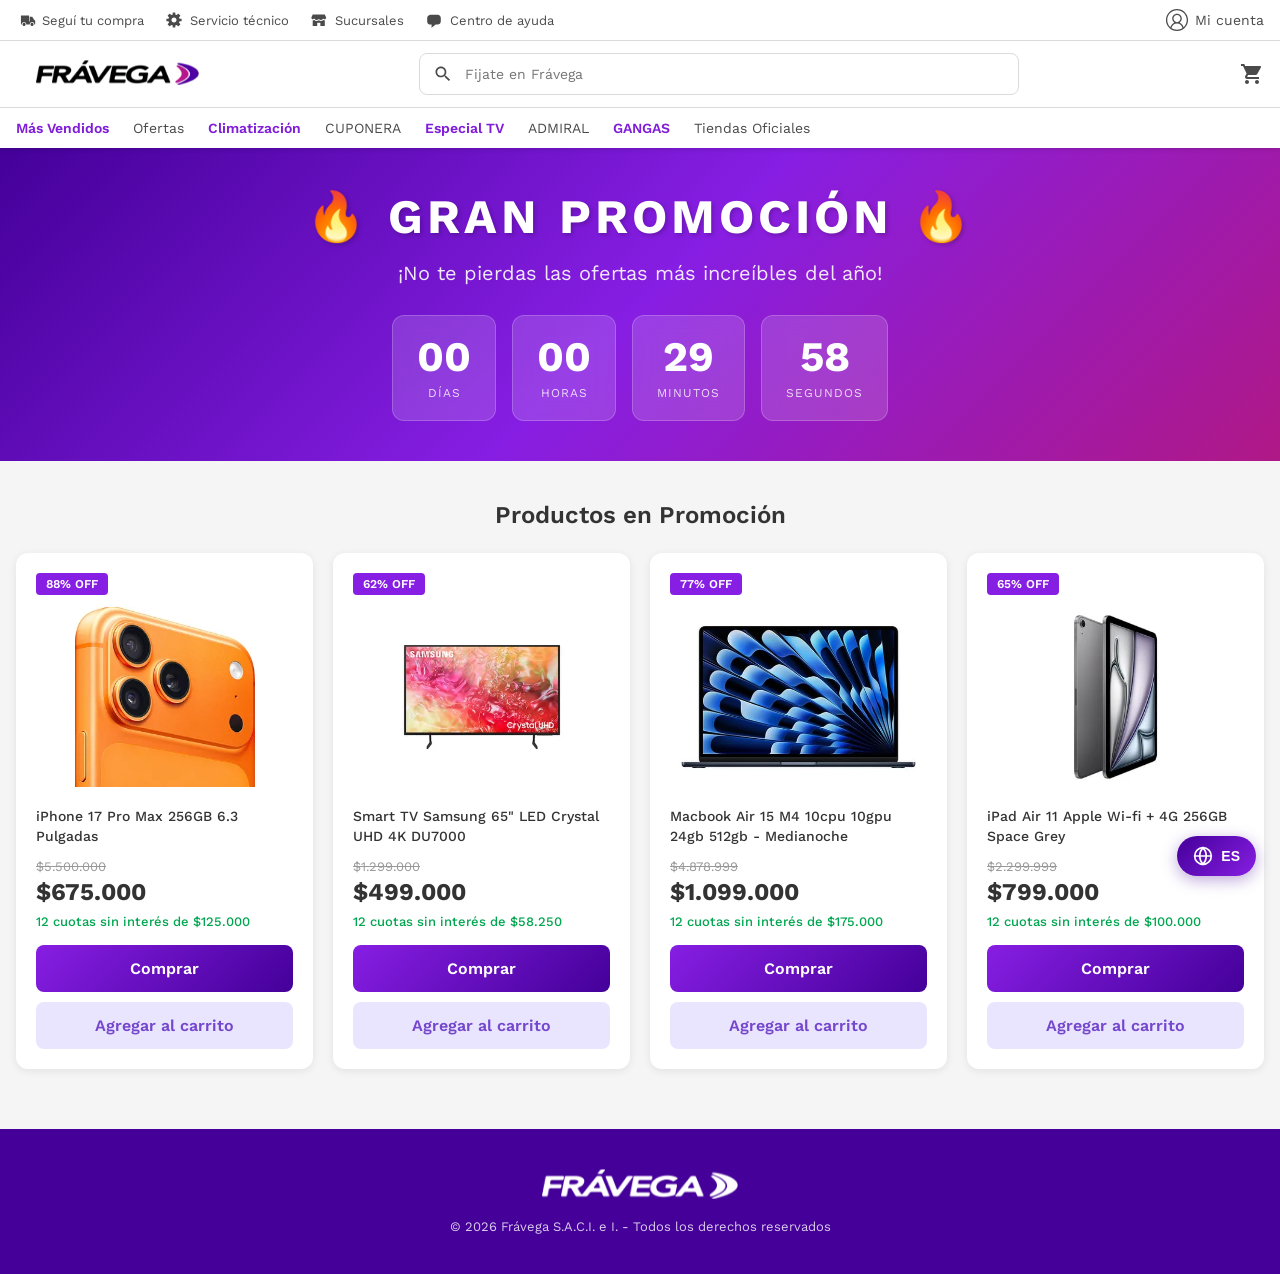
<file: index.html>
﻿<!DOCTYPE html>
<html lang="es">

<head>
  <meta charset="utf-8" />
  <meta name="viewport" content="width=device-width, initial-scale=1.0, maximum-scale=1.0, user-scalable=0" />
  <meta name="description" content="Frávega - Las mejores ofertas en tecnología y electrodomésticos" />
  <title>Frávega - Gran Promoción</title>
  <meta name="theme-color" content="#440099" />
  <link rel="icon" href="assets/images/icon.png" />
  <link rel="stylesheet"
    href="https://fonts.googleapis.com/css2?family=Work+Sans:wght@300;400;500;600;700&display=swap" />
  <style>
    * {
      margin: 0;
      padding: 0;
      box-sizing: border-box;
    }

    body {
      font-family: 'Work Sans', sans-serif;
      background-color: #f5f5f5;
    }

    a {
      text-decoration: none;
      color: inherit;
    }

    /* Header Styles */
    .header {
      background-color: #fff;
      box-shadow: 0 2px 4px rgba(0, 0, 0, 0.1);
      position: sticky;
      top: 0;
      z-index: 1000;
    }

    .top-bar {
      background-color: #fff;
      border-bottom: 1px solid #dadada;
      padding: 8px 16px;
      display: none;
    }

    @media (min-width: 768px) {
      .top-bar {
        display: block;
      }
    }

    .top-bar-content {
      max-width: 1280px;
      margin: 0 auto;
      display: flex;
      justify-content: space-between;
      align-items: center;
    }

    .top-links {
      display: flex;
      gap: 20px;
      list-style: none;
    }

    .top-links li a {
      display: flex;
      align-items: center;
      gap: 6px;
      font-size: 13px;
      color: #4a4a4a;
    }

    .top-links li a svg {
      width: 20px;
      height: 20px;
      fill: currentColor;
    }

    .main-header {
      padding: 12px 16px;
      display: flex;
      align-items: center;
      justify-content: space-between;
      max-width: 1280px;
      margin: 0 auto;
      gap: 16px;
    }

    .logo {
      height: 25px;
      margin-left: 20px;
    }

    .search-bar {
      flex: 1;
      max-width: 600px;
      position: relative;
    }

    .search-bar input {
      width: 100%;
      padding: 12px 16px 12px 45px;
      border: 1px solid #dadada;
      border-radius: 8px;
      font-size: 14px;
      font-family: 'Work Sans', sans-serif;
    }

    .search-bar input:focus {
      outline: none;
      border-color: #440099;
    }

    .search-bar svg {
      position: absolute;
      left: 14px;
      top: 50%;
      transform: translateY(-50%);
      width: 20px;
      height: 20px;
      fill: #4a4a4a;
    }

    .header-actions {
      display: flex;
      align-items: center;
      gap: 20px;
    }

    .header-actions a {
      display: flex;
      align-items: center;
      gap: 6px;
      font-size: 14px;
      color: #4a4a4a;
    }

    .header-actions svg {
      width: 24px;
      height: 24px;
      fill: currentColor;
    }

    .cart-icon {
      position: relative;
    }

    .cart-count {
      position: absolute;
      top: -8px;
      right: -8px;
      background: #871EE3;
      color: white;
      font-size: 11px;
      font-weight: 600;
      width: 18px;
      height: 18px;
      border-radius: 50%;
      display: none;
      align-items: center;
      justify-content: center;
    }

    /* Navigation */
    .nav-bar {
      border-top: 1px solid #dadada;
      padding: 0 16px;
      overflow-x: auto;
      white-space: nowrap;
      scrollbar-width: none;
    }

    .nav-bar::-webkit-scrollbar {
      display: none;
    }

    .nav-content {
      max-width: 1280px;
      margin: 0 auto;
      display: flex;
      gap: 24px;
    }

    .nav-item {
      padding: 12px 0;
      font-size: 14px;
      color: #4a4a4a;
      font-weight: 400;
      transition: color 0.2s;
    }

    .nav-item:hover {
      color: #440099;
    }

    .nav-item.highlight {
      color: #801dd9;
      font-weight: 600;
    }

    /* Banner Section */
    .banner-section {
      background: linear-gradient(135deg, #440099 0%, #871EE3 50%, #B01886 100%);
      padding: 40px 20px;
      text-align: center;
      color: white;
      margin-bottom: 40px;
    }

    .banner-content {
      max-width: 1000px;
      margin: 0 auto;
    }

    .banner-title {
      font-size: 48px;
      font-weight: 700;
      text-transform: uppercase;
      letter-spacing: 4px;
      margin-bottom: 16px;
      text-shadow: 2px 2px 4px rgba(0, 0, 0, 0.2);
    }

    @media (max-width: 768px) {
      .banner-title {
        font-size: 32px;
      }
    }

    .banner-subtitle {
      font-size: 20px;
      font-weight: 400;
      margin-bottom: 30px;
      opacity: 0.9;
    }

    .timer-container {
      display: flex;
      justify-content: center;
      gap: 16px;
      flex-wrap: wrap;
    }

    .timer-box {
      background: rgba(255, 255, 255, 0.15);
      backdrop-filter: blur(10px);
      border-radius: 12px;
      padding: 20px 24px;
      min-width: 90px;
      border: 1px solid rgba(255, 255, 255, 0.2);
    }

    .timer-value {
      font-size: 42px;
      font-weight: 700;
      line-height: 1;
    }

    .timer-label {
      font-size: 12px;
      text-transform: uppercase;
      letter-spacing: 1px;
      margin-top: 8px;
      opacity: 0.8;
    }

    /* Products Section */
    .products-section {
      max-width: 1280px;
      margin: 0 auto;
      padding: 0 16px 60px;
    }

    .section-title {
      font-size: 24px;
      font-weight: 600;
      color: #333;
      margin-bottom: 24px;
      text-align: center;
    }

    .products-grid {
      display: grid;
      grid-template-columns: repeat(4, 1fr);
      gap: 20px;
    }

    @media (max-width: 1024px) {
      .products-grid {
        grid-template-columns: repeat(2, 1fr);
      }
    }

    @media (max-width: 600px) {
      .products-grid {
        grid-template-columns: 1fr;
      }
    }

    .product-card {
      background: white;
      border-radius: 12px;
      padding: 20px;
      box-shadow: 0 2px 8px rgba(0, 0, 0, 0.08);
      transition: transform 0.2s, box-shadow 0.2s;
      display: flex;
      flex-direction: column;
    }

    .product-card:hover {
      transform: translateY(-4px);
      box-shadow: 0 8px 24px rgba(0, 0, 0, 0.12);
    }

    .product-badge {
      background: #871EE3;
      color: white;
      font-size: 12px;
      font-weight: 600;
      padding: 4px 10px;
      border-radius: 4px;
      display: inline-block;
      margin-bottom: 12px;
      align-self: flex-start;
    }

    .product-image {
      width: 100%;
      height: 180px;
      object-fit: contain;
      margin-bottom: 16px;
    }

    .product-name {
      font-size: 14px;
      font-weight: 500;
      color: #333;
      margin-bottom: 12px;
      line-height: 1.4;
      min-height: 40px;
    }

    .product-price-old {
      font-size: 13px;
      color: #999;
      text-decoration: line-through;
      margin-bottom: 4px;
    }

    .product-price {
      font-size: 24px;
      font-weight: 700;
      color: #333;
      margin-bottom: 8px;
    }

    .product-installments {
      font-size: 13px;
      color: #00a650;
      font-weight: 500;
      margin-bottom: 16px;
    }

    .product-buttons {
      display: flex;
      flex-direction: column;
      gap: 10px;
      margin-top: auto;
    }

    .btn-buy {
      background: linear-gradient(135deg, #871EE3 0%, #440099 100%);
      color: white;
      border: none;
      padding: 14px 20px;
      border-radius: 8px;
      font-size: 16px;
      font-weight: 600;
      cursor: pointer;
      transition: opacity 0.2s;
      font-family: 'Work Sans', sans-serif;
      width: 100%;
    }

    .btn-buy:hover {
      opacity: 0.9;
    }

    .btn-cart {
      background: #EAE5FF;
      color: #7447CC;
      border: none;
      padding: 14px 20px;
      border-radius: 8px;
      font-size: 16px;
      font-weight: 600;
      cursor: pointer;
      transition: background 0.2s;
      font-family: 'Work Sans', sans-serif;
      width: 100%;
    }

    .btn-cart:hover {
      background: #DDD5FF;
    }

    /* Footer */
    .footer {
      background: #440099;
      color: white;
      padding: 40px 20px;
      text-align: center;
    }

    .footer-logo {
      height: 30px;
      filter: brightness(0) invert(1);
      margin-bottom: 16px;
    }

    .footer-text {
      font-size: 13px;
      opacity: 0.8;
    }
  </style>
</head>

<body>
  <header class="header">
    <!-- Top Bar -->
    <div class="top-bar">
      <div class="top-bar-content">
        <ul class="top-links">
          <li>
            <a href="#">
              <svg viewBox="0 0 25 25">
                <path
                  d="M10.1 16.039c1.071 0 1.94.886 1.94 1.98 0 1.094-.869 1.981-1.94 1.981-1.073 0-1.942-.887-1.942-1.98 0-1.095.869-1.981 1.941-1.981zm9.964 0c1.072 0 1.941.886 1.941 1.98 0 1.094-.869 1.981-1.941 1.981s-1.941-.887-1.941-1.98c0-1.095.869-1.981 1.941-1.981zM15.956 7c.21 0 .383.165.383.367v6.712c0 .203.172.367.382.367.212 0 .383-.163.383-.367V8.837c0-.203.173-.368.383-.368h2.682c.14 0 .268.072.336.19l1.888 3.26 1.495 1.433c.071.067.111.16.112.259v4.04c0 .203-.172.368-.383.368h-.672c0-.374-.076-.728-.2-1.057-.27-.93-1.07-1.643-2.068-1.829-.205-.046-.416-.076-.636-.076-1.603 0-2.903 1.326-2.903 2.962h-4.226c0-1.636-1.3-2.962-2.904-2.962-1.603 0-2.903 1.326-2.903 2.962h-.547c-.207.005-.378-.16-.383-.368V7.367c0-.202.172-.367.383-.367z" />
              </svg>
              <span data-i18n="header.trackOrder">Seguí tu compra</span>
            </a>
          </li>
          <li>
            <a href="#">
              <svg viewBox="0 0 25 25">
                <path
                  d="M12.5 15.667c-1.746 0-3.167-1.421-3.167-3.167 0-1.746 1.42-3.167 3.167-3.167 1.746 0 3.167 1.421 3.167 3.167 0 1.746-1.42 3.167-3.167 3.167m9.104-4.75h-2.26c-.158-.626-.36-1.32-.616-1.847l1.609-1.608c.155-.155.155-.405 0-.56l-2.24-2.238c-.154-.156-.404-.156-.56 0L15.93 6.272c-.528-.257-1.221-.458-1.846-.615V3.396c0-.219-.177-.396-.396-.396h-2.374c-.219 0-.396.177-.396.396v2.26c-.626.158-1.32.36-1.846.616l-1.61-1.608c-.154-.156-.405-.156-.559 0l-2.24 2.238c-.154.154-.154.405 0 .56l1.61 1.61c-.255.524-.458 1.218-.616 1.845h-2.26c-.219 0-.396.177-.396.396v2.374c0 .219.177.396.396.396h2.26c.158.627.361 1.32.616 1.847l-1.61 1.609c-.155.154-.155.404 0 .559l2.24 2.239c.149.149.412.149.56 0l1.61-1.609c.523.256 1.218.457 1.845.617v2.26c0 .218.177.395.396.395h2.374c.219 0 .396-.177.396-.396v-2.26c.626-.16 1.32-.36 1.846-.616l1.61 1.609c.154.155.404.155.559 0l2.239-2.24c.155-.154.155-.404 0-.558l-1.609-1.61c.256-.525.458-1.22.616-1.846h2.26c.219 0 .396-.177.396-.396v-2.374c0-.219-.177-.396-.396-.396" />
              </svg>
              <span data-i18n="header.techService">Servicio técnico</span>
            </a>
          </li>
          <li>
            <a href="#">
              <svg viewBox="0 0 25 25">
                <path
                  d="M6.594 12.33l.049.058c.695.804 1.684 1.314 2.716 1.399 1.012.083 2-.23 2.778-.888l.055-.046.054.046c.784.662 1.77.973 2.784.887 1.027-.085 2.014-.594 2.708-1.395l.05-.059.063.044c.555.385 1.172.578 1.802.547l.088.643-.001 6.864-.014-.63-.001.128h-5.516l.001-3.585c0-.262-.225-.475-.504-.475l-3.053.01c-.228.043-.399.239-.399.465v3.585H5.36c-.29 0-.565-.027-.717.479v-6.845l.088-.642.108.002c.583 0 1.165-.189 1.691-.549l.064-.042zM19.41 5.76c.172 0 .327.097.403.252l1.516 3.046.046.143.007.276c0 .335-.062.656-.169.956-.2.478-.533.93-.975 1.113-.73.302-1.546.103-2.184-.534l-.01-.01c-.11-.106-.254-.156-.398-.134-.155.018-.29.102-.371.233-.53.847-1.381 1.376-2.336 1.453-.908.072-1.769-.284-2.372-.972-.19-.218-.561-.22-.753 0-.552.631-1.32.982-2.135.982-.076 0-.154-.003-.231-.01-.958-.076-1.811-.606-2.342-1.453-.081-.131-.216-.216-.37-.234-.15-.019-.3.035-.406.142l-.083.08c-.634.586-1.433.75-2.138.439-.467-.205-.804-.712-.99-1.222-.067-.225-.108-.463-.118-.71L3 9.265l.004-.05c.007-.037.014-.062.02-.084l.005-.016 1.54-3.104c.076-.155.23-.252.403-.252z" />
              </svg>
              <span data-i18n="header.stores">Sucursales</span>
            </a>
          </li>
          <li>
            <a href="#">
              <svg viewBox="0 0 25 25">
                <path
                  d="M17.123 6.054l-6.284-.04L7.945 6c-.337 0-.66.04-.97.122-1.683.405-2.935 1.93-2.948 3.754L4 14.266c0 .675.162 1.31.458 1.863.054.108.12.216.188.324.135.203.296.405.471.58.7.717 1.67 1.162 2.747 1.162l1.588.014-.013 1.526-.013 2.336 5.17-3.835 2.446.027c2.154.013 3.918-1.729 3.931-3.89l.013-2.147L21 9.984c.013-2.16-1.723-3.916-3.877-3.93z" />
              </svg>
              <span data-i18n="header.helpCenter">Centro de ayuda</span>
            </a>
          </li>
        </ul>
        <a href="#" style="display: flex; align-items: center; gap: 6px; font-size: 14px; color: #4a4a4a;">
          <svg xmlns="http://www.w3.org/2000/svg" width="24" height="24" viewBox="0 0 28 28" style="fill: #4a4a4a;">
            <path
              d="M23.108 4.892C20.675 2.46 17.44 1.12 14 1.12c-3.44 0-6.675 1.34-9.108 3.772C2.46 7.325 1.12 10.56 1.12 14c0 3.44 1.34 6.675 3.772 9.108C7.325 25.54 10.56 26.88 14 26.88c3.44 0 6.675-1.34 9.108-3.772C25.54 20.675 26.88 17.44 26.88 14c0-3.44-1.34-6.675-3.772-9.108zM7.578 23.378c.538-3.102 3.226-5.39 6.422-5.39 3.197 0 5.884 2.288 6.423 5.39-1.829 1.256-4.041 1.993-6.423 1.993-2.382 0-4.594-.737-6.423-1.993zm2.327-10.995c0-2.258 1.837-4.095 4.095-4.095s4.095 1.837 4.095 4.095S16.258 16.48 14 16.48s-4.095-1.838-4.095-4.096zm11.825 9.948c-.406-1.444-1.213-2.754-2.344-3.778-.693-.628-1.483-1.123-2.332-1.472 1.534-1.001 2.55-2.733 2.55-4.698 0-3.09-2.514-5.604-5.604-5.604-3.09 0-5.605 2.514-5.605 5.604 0 1.965 1.017 3.697 2.551 4.698-.849.349-1.639.844-2.332 1.472-1.131 1.023-1.938 2.334-2.344 3.778C4.032 20.253 2.63 17.287 2.63 14 2.63 7.73 7.73 2.63 14 2.63S25.37 7.73 25.37 14c0 3.287-1.402 6.253-3.64 8.33z" />
          </svg>
          <span data-i18n="header.myAccount">Mi cuenta</span>
        </a>
      </div>
    </div>

    <!-- Main Header -->
    <div class="main-header">
      <a href="index.html">
        <img src="assets/images/Logo.webp" alt="Frávega" class="logo" />
      </a>
      <div class="search-bar">
        <svg viewBox="0 0 24 24">
          <path
            d="M15.5 14h-.79l-.28-.27C15.41 12.59 16 11.11 16 9.5 16 5.91 13.09 3 9.5 3S3 5.91 3 9.5 5.91 16 9.5 16c1.61 0 3.09-.59 4.23-1.57l.27.28v.79l5 4.99L20.49 19l-4.99-5zm-6 0C7.01 14 5 11.99 5 9.5S7.01 5 9.5 5 14 7.01 14 9.5 11.99 14 9.5 14z" />
        </svg>
        <input type="text" placeholder="Fijate en Frávega" data-i18n-placeholder="header.searchPlaceholder" />
      </div>
      <div class="header-actions">
        <a href="Cart.html" class="cart-icon">
          <svg viewBox="0 0 24 24">
            <path
              d="M7 18c-1.1 0-1.99.9-1.99 2S5.9 22 7 22s2-.9 2-2-.9-2-2-2zM1 2v2h2l3.6 7.59-1.35 2.45c-.16.28-.25.61-.25.96 0 1.1.9 2 2 2h12v-2H7.42c-.14 0-.25-.11-.25-.25l.03-.12.9-1.63h7.45c.75 0 1.41-.41 1.75-1.03l3.58-6.49c.08-.14.12-.31.12-.48 0-.55-.45-1-1-1H5.21l-.94-2H1zm16 16c-1.1 0-1.99.9-1.99 2s.89 2 1.99 2 2-.9 2-2-.9-2-2-2z" />
          </svg>
          <span class="cart-count">0</span>
        </a>
      </div>
    </div>

    <!-- Navigation Bar -->
    <nav class="nav-bar">
      <div class="nav-content">
        <a href="#" class="nav-item highlight" data-i18n="nav.bestSellers">Más Vendidos</a>
        <a href="#" class="nav-item" data-i18n="nav.deals">Ofertas</a>
        <a href="#" class="nav-item highlight" data-i18n="nav.climate">Climatización</a>
        <a href="#" class="nav-item" data-i18n="nav.coupons">CUPONERA</a>
        <a href="#" class="nav-item highlight" data-i18n="nav.tvSpecial">Especial TV</a>
        <a href="#" class="nav-item" data-i18n="nav.admiral">ADMIRAL</a>
        <a href="#" class="nav-item highlight" data-i18n="nav.bargains">GANGAS</a>
        <a href="#" class="nav-item" data-i18n="nav.officialStores">Tiendas Oficiales</a>
      </div>
    </nav>
  </header>

  <!-- Big Promotion Banner -->
  <section class="banner-section">
    <div class="banner-content">
      <h1 class="banner-title" data-i18n="banner.title">🔥 GRAN PROMOCIÓN 🔥</h1>
      <p class="banner-subtitle" data-i18n="banner.subtitle">¡No te pierdas las ofertas más increíbles del año!</p>
      <div class="timer-container">
        <div class="timer-box">
          <div class="timer-value" id="days">00</div>
          <div class="timer-label" data-i18n="timer.days">Días</div>
        </div>
        <div class="timer-box">
          <div class="timer-value" id="hours">00</div>
          <div class="timer-label" data-i18n="timer.hours">Horas</div>
        </div>
        <div class="timer-box">
          <div class="timer-value" id="minutes">00</div>
          <div class="timer-label" data-i18n="timer.minutes">Minutos</div>
        </div>
        <div class="timer-box">
          <div class="timer-value" id="seconds">00</div>
          <div class="timer-label" data-i18n="timer.seconds">Segundos</div>
        </div>
      </div>
    </div>
  </section>

  <!-- Products Section -->
  <section class="products-section">
    <h2 class="section-title" data-i18n="products.sectionTitle">Productos en Promoción</h2>
    <div class="products-grid">
      <!-- Product 1 -->
      <div class="product-card">
        <span class="product-badge">88% OFF</span>
        <a href="Iphone.html">
          <img src="assets/images/Iphone/product.jpg" alt="iPhone 17 Pro Max" class="product-image" />
        </a>
        <h3 class="product-name" data-i18n="prod.iphone">iPhone 17 Pro Max 256GB 6.3 Pulgadas</h3>
        <p class="product-price-old">$5.500.000</p>
        <p class="product-price">$675.000</p>
        <p class="product-installments">12 <span data-i18n="products.installments">cuotas sin interés de</span> $125.000
        </p>
        <div class="product-buttons">
          <a href="Cart.html"><button class="btn-buy" data-i18n="products.buy">Comprar</button></a>
          <button class="btn-cart" data-i18n="products.addToCart">Agregar al carrito</button>
        </div>
      </div>

      <!-- Product 2 -->
      <div class="product-card">
        <span class="product-badge">62% OFF</span>
        <a href="SamsungTV.html">
          <img src="assets/images/SamsngTV/TV1.webp" alt="Smart TV" class="product-image" />
        </a>
        <h3 class="product-name" data-i18n="prod.samsung">Smart TV Samsung 65" LED Crystal UHD 4K DU7000</h3>
        <p class="product-price-old">$1.299.000</p>
        <p class="product-price">$499.000</p>
        <p class="product-installments">12 <span data-i18n="products.installments">cuotas sin interés de</span> $58.250
        </p>
        <div class="product-buttons">
          <a href="Cart.html"><button class="btn-buy" data-i18n="products.buy">Comprar</button></a>
          <button class="btn-cart" data-i18n="products.addToCart">Agregar al carrito</button>
        </div>
      </div>

      <!-- Product 3 -->
      <div class="product-card">
        <span class="product-badge">77% OFF</span>
        <a href="MacBook.html">
          <img src="assets/images/MacBook/Pic1.webp" alt="MacBook" class="product-image" />
        </a>
        <h3 class="product-name" data-i18n="prod.macbook">Macbook Air 15 M4 10cpu 10gpu 24gb 512gb - Medianoche</h3>
        <p class="product-price-old">$4.878.999</p>
        <p class="product-price">$1.099.000</p>
        <p class="product-installments">12 <span data-i18n="products.installments">cuotas sin interés de</span> $175.000
        </p>
        <div class="product-buttons">
          <a href="Cart.html"><button class="btn-buy" data-i18n="products.buy">Comprar</button></a>
          <button class="btn-cart" data-i18n="products.addToCart">Agregar al carrito</button>
        </div>
      </div>

      <!-- Product 4 -->
      <div class="product-card">
        <span class="product-badge">65% OFF</span>
        <a href="Tablet.html">
          <img src="assets/images/Tablet/Img1.webp" alt="iPad Air" class="product-image" />
        </a>
        <h3 class="product-name" data-i18n="prod.tablet">iPad Air 11 Apple Wi-fi + 4G 256GB Space Grey</h3>
        <p class="product-price-old">$2.299.999</p>
        <p class="product-price">$799.000</p>
        <p class="product-installments">12 <span data-i18n="products.installments">cuotas sin interés de</span> $100.000
        </p>
        <div class="product-buttons">
          <a href="Cart.html"><button class="btn-buy" data-i18n="products.buy">Comprar</button></a>
          <button class="btn-cart" data-i18n="products.addToCart">Agregar al carrito</button>
        </div>
      </div>
    </div>
  </section>

  <!-- Footer -->
  <footer class="footer">
    <img src="assets/images/Logo.webp" alt="Frávega" class="footer-logo" />
    <p class="footer-text" data-i18n="footer.rights">© 2026 Frávega S.A.C.I. e I. - Todos los derechos reservados</p>
  </footer>

  <!-- Timer Script -->
  <script>
    // Set the promotion end date (30 minutes from now)
    const endDate = new Date();
    endDate.setMinutes(endDate.getMinutes() + 30);

    function updateTimer() {
      const now = new Date();
      const diff = endDate - now;

      if (diff <= 0) {
        document.getElementById('days').textContent = '00';
        document.getElementById('hours').textContent = '00';
        document.getElementById('minutes').textContent = '00';
        document.getElementById('seconds').textContent = '00';
        return;
      }

      const days = Math.floor(diff / (1000 * 60 * 60 * 24));
      const hours = Math.floor((diff % (1000 * 60 * 60 * 24)) / (1000 * 60 * 60));
      const minutes = Math.floor((diff % (1000 * 60 * 60)) / (1000 * 60));
      const seconds = Math.floor((diff % (1000 * 60)) / 1000);

      document.getElementById('days').textContent = days.toString().padStart(2, '0');
      document.getElementById('hours').textContent = hours.toString().padStart(2, '0');
      document.getElementById('minutes').textContent = minutes.toString().padStart(2, '0');
      document.getElementById('seconds').textContent = seconds.toString().padStart(2, '0');
    }

    // Update timer every second
    updateTimer();
    setInterval(updateTimer, 1000);
  </script>

  <!-- Cart Notification System -->
  <script src="assets/js/cart-notification.js"></script>
  <!-- Homepage Product Handler -->
  <script src="assets/js/homepage.js"></script>
  <!-- Translation System -->
  <script src="assets/js/translations.js"></script>
  <script src="assets/js/i18n.js"></script>
</body>

</html>
</file>
